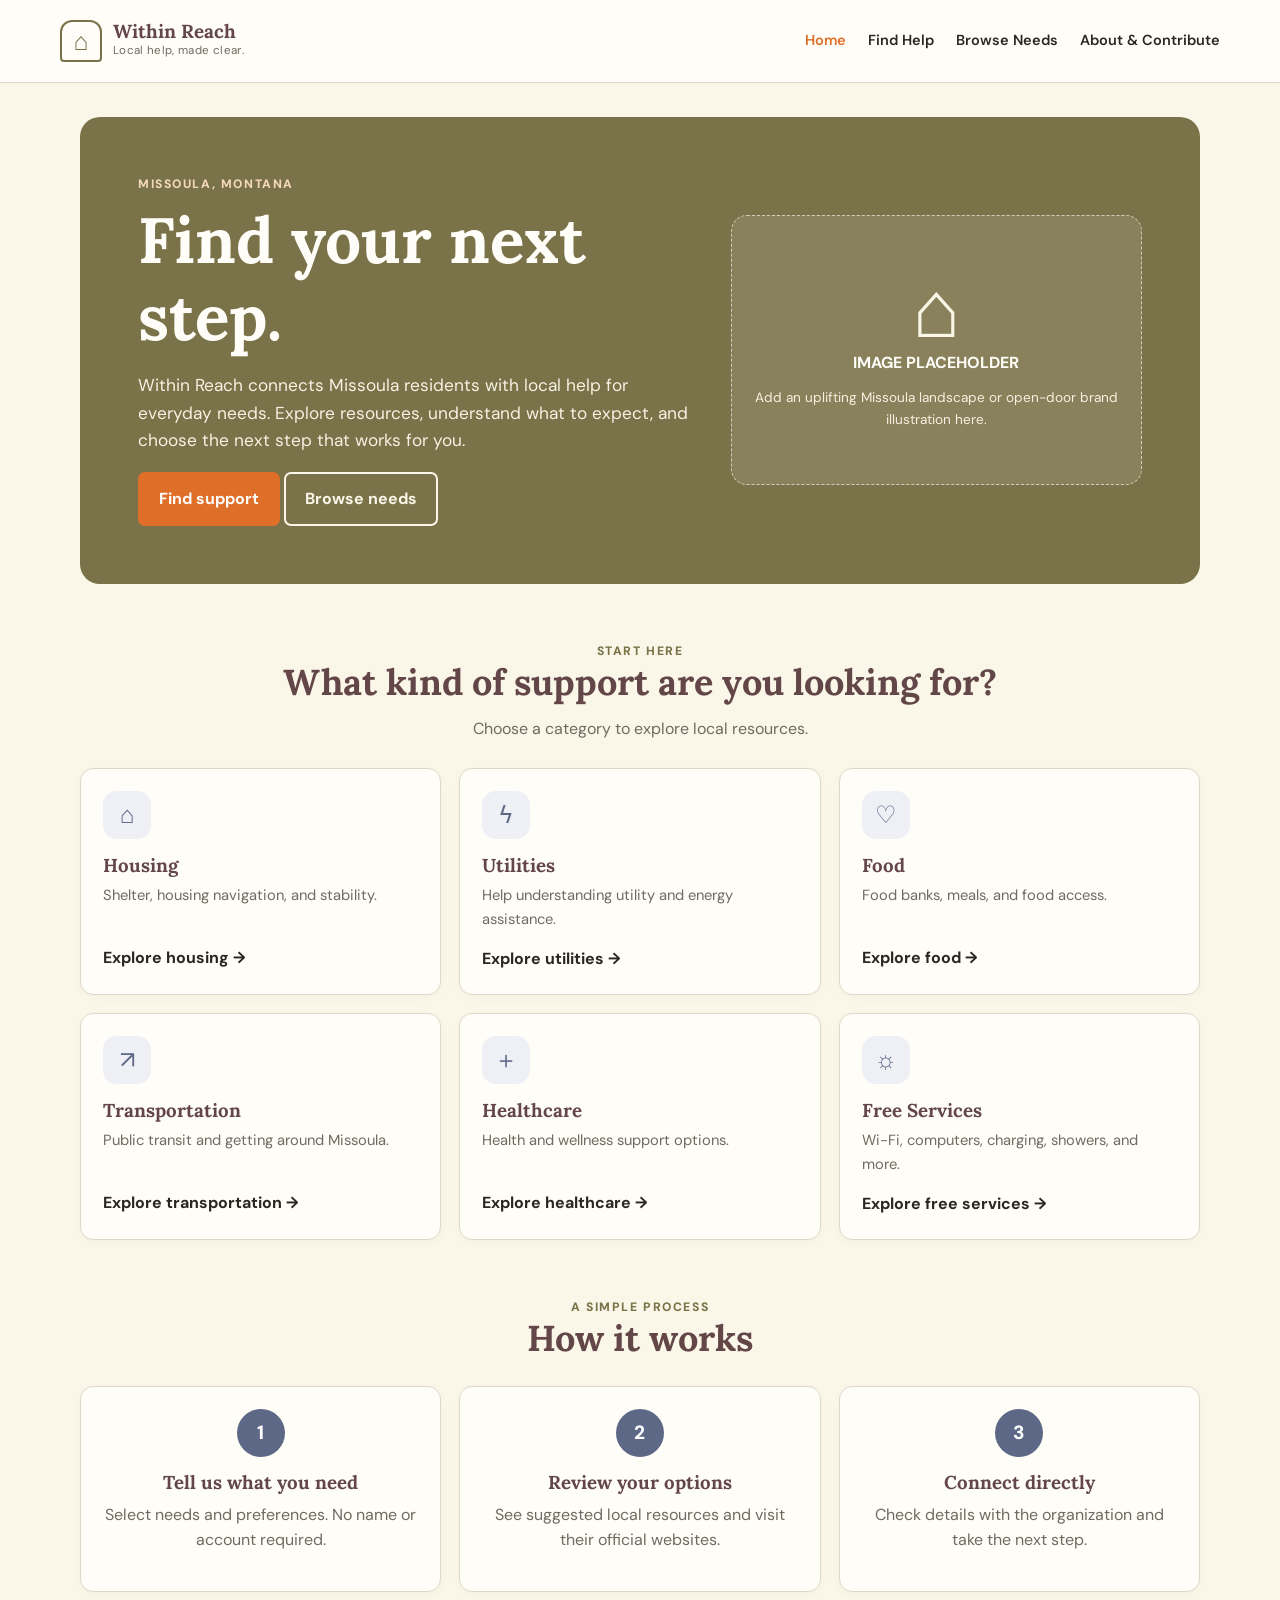
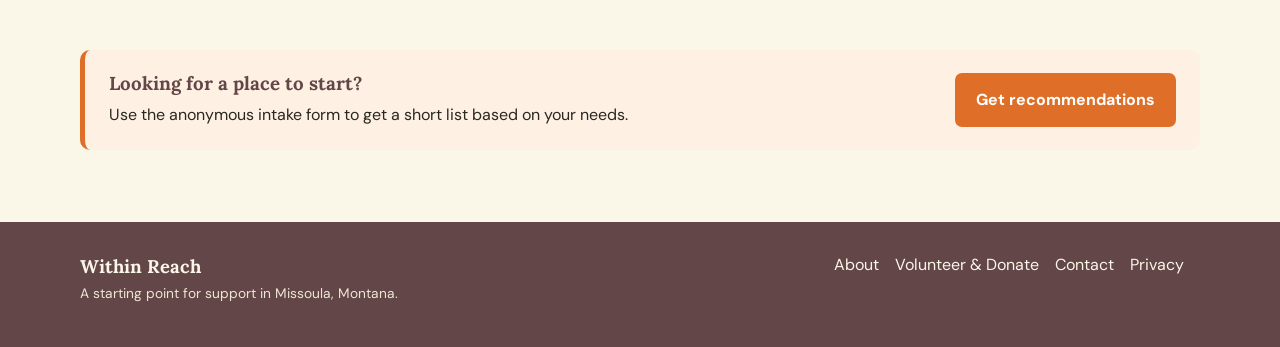
<file: index.html>
<!doctype html>
<html lang="en">
<head>
  <meta charset="utf-8">
  <meta name="viewport" content="width=device-width, initial-scale=1">
  <meta name="description" content="Within Reach helps Missoula residents find local community assistance.">
  <title>Home | Within Reach</title>
  <link rel="preconnect" href="https://fonts.googleapis.com">
  <link rel="preconnect" href="https://fonts.gstatic.com" crossorigin>
  <link href="https://fonts.googleapis.com/css2?family=DM+Sans:wght@400;500;600;700&family=Lora:wght@600;700&display=swap" rel="stylesheet">
  <link rel="stylesheet" href="styles.css">
  <script src="script.js" defer></script>
</head>
<body>
<a class="skip-link" href="#main">Skip to content</a>
<header class="site-header"><div class="header-inner">
  <a class="brand" href="index.html" aria-label="Within Reach home">
    <span class="brand-mark" aria-hidden="true">⌂</span>
    <span><span class="brand-name">Within Reach</span><span class="brand-tagline">Local help, made clear.</span></span>
  </a>
  <button class="menu-toggle" type="button" aria-expanded="false" aria-controls="main-nav">Menu</button>
  <nav class="main-nav" id="main-nav" aria-label="Main navigation"><a href="index.html" aria-current="page">Home</a><a href="find-help.html" >Find Help</a><a href="categories.html" >Browse Needs</a><a href="about.html" >About & Contribute</a></nav>
</div></header>
<main id="main"><div class="container">
<section class="hero">
  <div><div class="eyebrow">Missoula, Montana</div><h1>Find your next step.</h1>
    <p>Within Reach connects Missoula residents with local help for everyday needs. Explore resources, understand what to expect, and choose the next step that works for you.</p>
    <a class="btn" href="find-help.html">Find support</a>
    <a class="btn btn-outline" style="border-color:#faf6e8;color:#faf6e8" href="categories.html">Browse needs</a>
  </div>
  <div class="hero-art"><div><div class="door-icon">⌂</div><strong>IMAGE PLACEHOLDER</strong><span>Add an uplifting Missoula landscape or open-door brand illustration here.</span></div></div>
</section>
<section class="section">
  <div class="section-head"><div class="eyebrow">Start here</div><h2>What kind of support are you looking for?</h2><p class="muted">Choose a category to explore local resources.</p></div>
  <div class="grid grid-3">
    <a class="card category-card" href="find-help.html#intake"><div class="category-icon">⌂</div><h3>Housing</h3><p>Shelter, housing navigation, and stability.</p><span class="text-link">Explore housing →</span></a>
    <a class="card category-card" href="find-help.html#intake"><div class="category-icon">ϟ</div><h3>Utilities</h3><p>Help understanding utility and energy assistance.</p><span class="text-link">Explore utilities →</span></a>
    <a class="card category-card" href="find-help.html#intake"><div class="category-icon">♡</div><h3>Food</h3><p>Food banks, meals, and food access.</p><span class="text-link">Explore food →</span></a>
    <a class="card category-card" href="find-help.html#intake"><div class="category-icon">↗</div><h3>Transportation</h3><p>Public transit and getting around Missoula.</p><span class="text-link">Explore transportation →</span></a>
    <a class="card category-card" href="find-help.html#intake"><div class="category-icon">＋</div><h3>Healthcare</h3><p>Health and wellness support options.</p><span class="text-link">Explore healthcare →</span></a>
    <a class="card category-card" href="find-help.html#intake"><div class="category-icon">☼</div><h3>Free Services</h3><p>Wi-Fi, computers, charging, showers, and more.</p><span class="text-link">Explore free services →</span></a>
  </div>
</section>
<section class="section">
  <div class="section-head"><div class="eyebrow">A simple process</div><h2>How it works</h2></div>
  <div class="steps">
    <div class="card step"><div class="step-number">1</div><h3>Tell us what you need</h3><p class="muted">Select needs and preferences. No name or account required.</p></div>
    <div class="card step"><div class="step-number">2</div><h3>Review your options</h3><p class="muted">See suggested local resources and visit their official websites.</p></div>
    <div class="card step"><div class="step-number">3</div><h3>Connect directly</h3><p class="muted">Check details with the organization and take the next step.</p></div>
  </div>
</section>
<section class="section notice"><div><h3>Looking for a place to start?</h3><p style="margin:0">Use the anonymous intake form to get a short list based on your needs.</p></div><a class="btn" href="find-help.html#intake">Get recommendations</a></section>
</div></main>
<footer class="site-footer"><div class="container footer-inner">
  <div><div class="footer-title">Within Reach</div><p class="small" style="color:#eee6d4">A starting point for support in Missoula, Montana.</p></div>
  <div><a href="about.html">About</a><a href="about.html#contribute">Volunteer & Donate</a><a href="about.html#contact">Contact</a><a href="about.html#privacy">Privacy</a></div>
</div></footer>
</body></html>
</file>
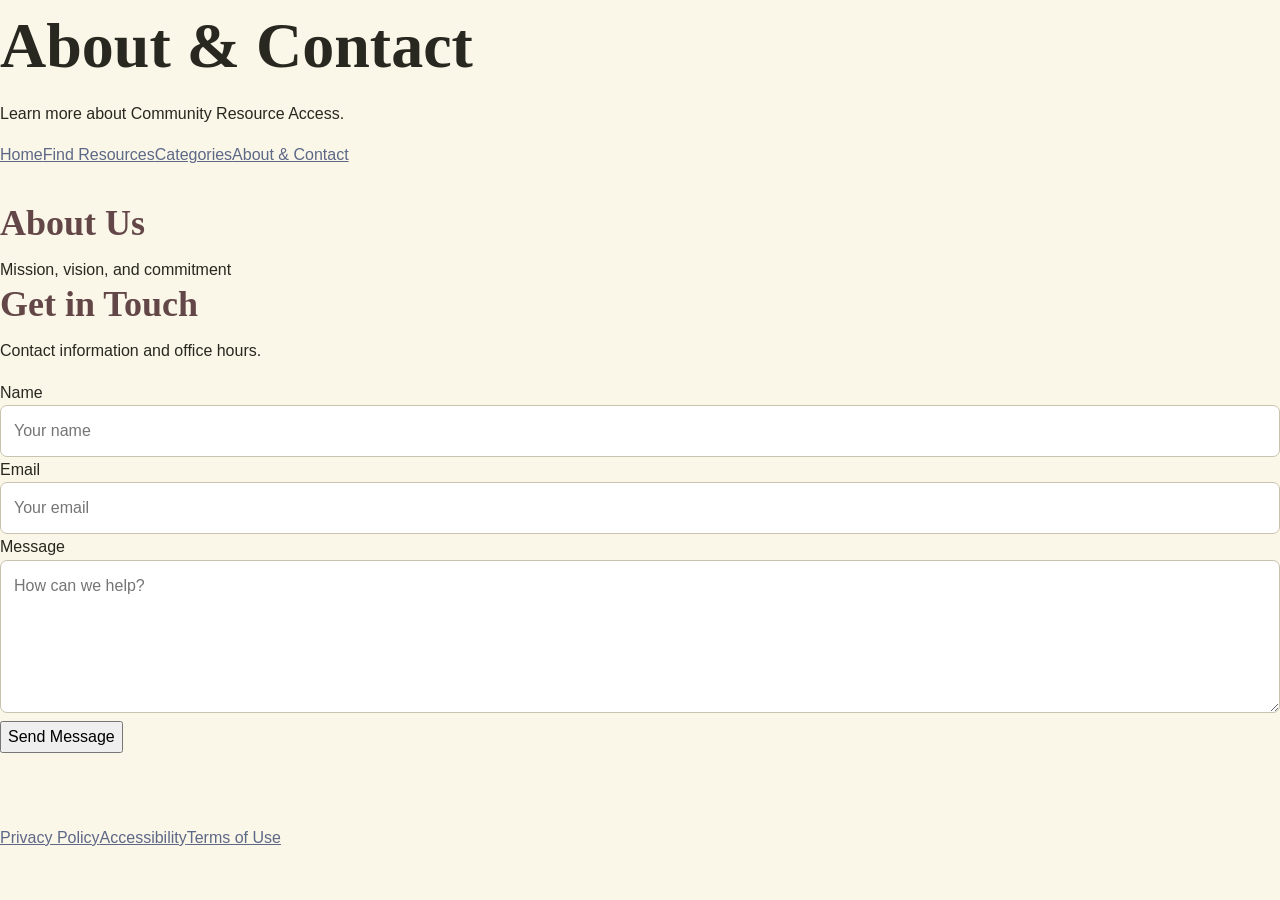
<file: about-contact.html>
<!doctype html>
<html lang="en"><head><meta charset="utf-8"><meta name="viewport" content="width=device-width, initial-scale=1"><title>About & Contact</title><link rel="stylesheet" href="styles.css"></head>
<body><header><h1>About & Contact</h1><p>Learn more about Community Resource Access.</p></header>
<nav><a href="index.html">Home</a><a href="search.html">Find Resources</a><a href="categories.html">Categories</a><a href="about-contact.html">About & Contact</a></nav>
<main><h2>About Us</h2><div class="placeholder">Mission, vision, and commitment</div><h2>Get in Touch</h2><p>Contact information and office hours.</p><form><label>Name</label><input type="text" placeholder="Your name"><label>Email</label><input type="email" placeholder="Your email"><label>Message</label><textarea rows="5" placeholder="How can we help?"></textarea><button class="button" type="button">Send Message</button></form></main>
<footer><a href="#">Privacy Policy</a><a href="#">Accessibility</a><a href="#">Terms of Use</a></footer></body></html>
</file>
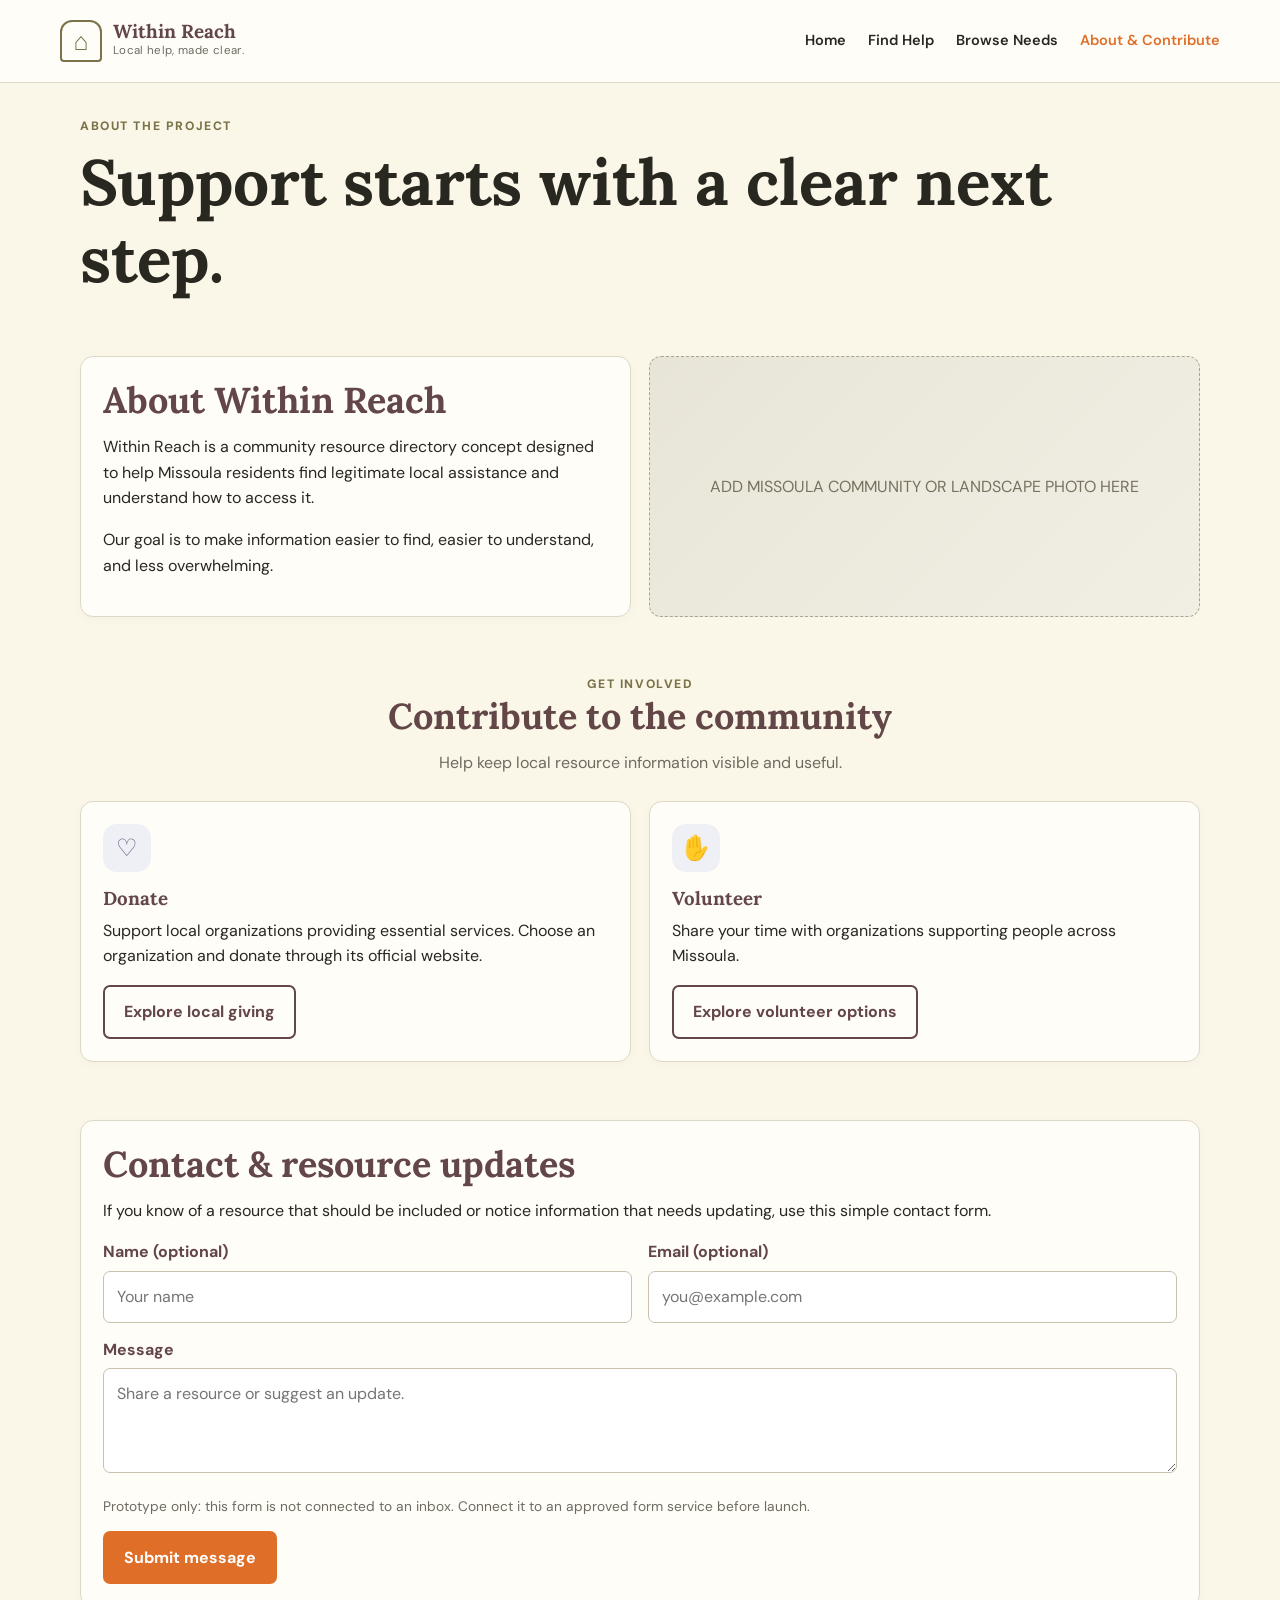
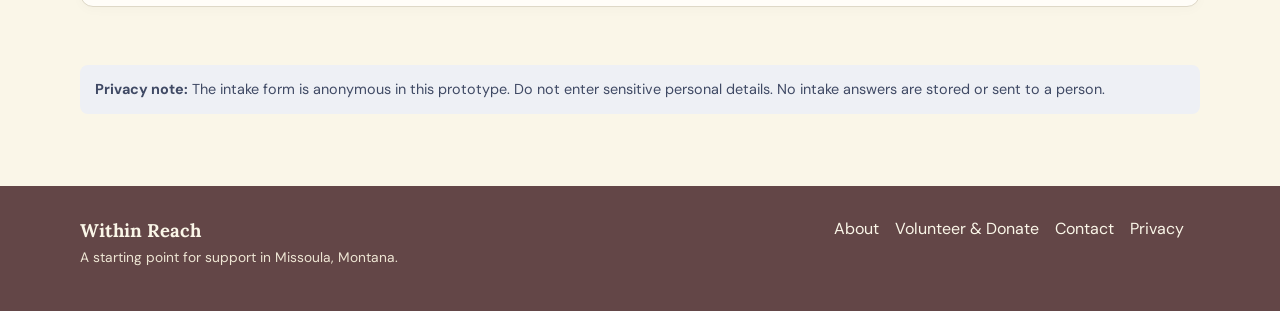
<file: about.html>
<!doctype html>
<html lang="en">
<head>
  <meta charset="utf-8">
  <meta name="viewport" content="width=device-width, initial-scale=1">
  <meta name="description" content="Within Reach helps Missoula residents find local community assistance.">
  <title>About & Contribute | Within Reach</title>
  <link rel="preconnect" href="https://fonts.googleapis.com">
  <link rel="preconnect" href="https://fonts.gstatic.com" crossorigin>
  <link href="https://fonts.googleapis.com/css2?family=DM+Sans:wght@400;500;600;700&family=Lora:wght@600;700&display=swap" rel="stylesheet">
  <link rel="stylesheet" href="styles.css">
  <script src="script.js" defer></script>
</head>
<body>
<a class="skip-link" href="#main">Skip to content</a>
<header class="site-header"><div class="header-inner">
  <a class="brand" href="index.html" aria-label="Within Reach home">
    <span class="brand-mark" aria-hidden="true">⌂</span>
    <span><span class="brand-name">Within Reach</span><span class="brand-tagline">Local help, made clear.</span></span>
  </a>
  <button class="menu-toggle" type="button" aria-expanded="false" aria-controls="main-nav">Menu</button>
  <nav class="main-nav" id="main-nav" aria-label="Main navigation"><a href="index.html" >Home</a><a href="find-help.html" >Find Help</a><a href="categories.html" >Browse Needs</a><a href="about.html" aria-current="page">About & Contribute</a></nav>
</div></header>
<main id="main"><div class="container">
<div class="eyebrow">About the project</div><h1>Support starts with a clear next step.</h1>
<div class="grid grid-2 section">
  <section class="card"><h2>About Within Reach</h2><p>Within Reach is a community resource directory concept designed to help Missoula residents find legitimate local assistance and understand how to access it.</p><p>Our goal is to make information easier to find, easier to understand, and less overwhelming.</p></section>
  <div class="placeholder-image">ADD MISSOULA COMMUNITY OR LANDSCAPE PHOTO HERE</div>
</div>
<section class="section" id="contribute">
  <div class="section-head"><div class="eyebrow">Get involved</div><h2>Contribute to the community</h2><p class="muted">Help keep local resource information visible and useful.</p></div>
  <div class="grid grid-2">
    <div class="card"><div class="category-icon">♡</div><h3>Donate</h3><p>Support local organizations providing essential services. Choose an organization and donate through its official website.</p><a class="btn btn-outline" href="https://missoulafoodbank.org/" target="_blank" rel="noopener">Explore local giving</a></div>
    <div class="card"><div class="category-icon">✋</div><h3>Volunteer</h3><p>Share your time with organizations supporting people across Missoula.</p><a class="btn btn-outline" href="https://www.thepoverellocenter.org/" target="_blank" rel="noopener">Explore volunteer options</a></div>
  </div>
</section>
<section class="section card" id="contact">
  <h2>Contact & resource updates</h2><p>If you know of a resource that should be included or notice information that needs updating, use this simple contact form.</p>
  <form>
    <div class="form-grid"><div class="field"><label for="contact-name">Name (optional)</label><input id="contact-name" type="text" placeholder="Your name"></div><div class="field"><label for="contact-email">Email (optional)</label><input id="contact-email" type="email" placeholder="you@example.com"></div></div>
    <div class="field"><label for="contact-message">Message</label><textarea id="contact-message" placeholder="Share a resource or suggest an update."></textarea></div>
    <p class="small">Prototype only: this form is not connected to an inbox. Connect it to an approved form service before launch.</p>
    <button class="btn" type="button" onclick="alert('Thanks! This is a class prototype, so the message has not been sent.')">Submit message</button>
  </form>
</section>
<section class="section form-note" id="privacy"><strong>Privacy note:</strong> The intake form is anonymous in this prototype. Do not enter sensitive personal details. No intake answers are stored or sent to a person.</section>
</div></main>
<footer class="site-footer"><div class="container footer-inner">
  <div><div class="footer-title">Within Reach</div><p class="small" style="color:#eee6d4">A starting point for support in Missoula, Montana.</p></div>
  <div><a href="about.html">About</a><a href="about.html#contribute">Volunteer & Donate</a><a href="about.html#contact">Contact</a><a href="about.html#privacy">Privacy</a></div>
</div></footer>
</body></html>
</file>
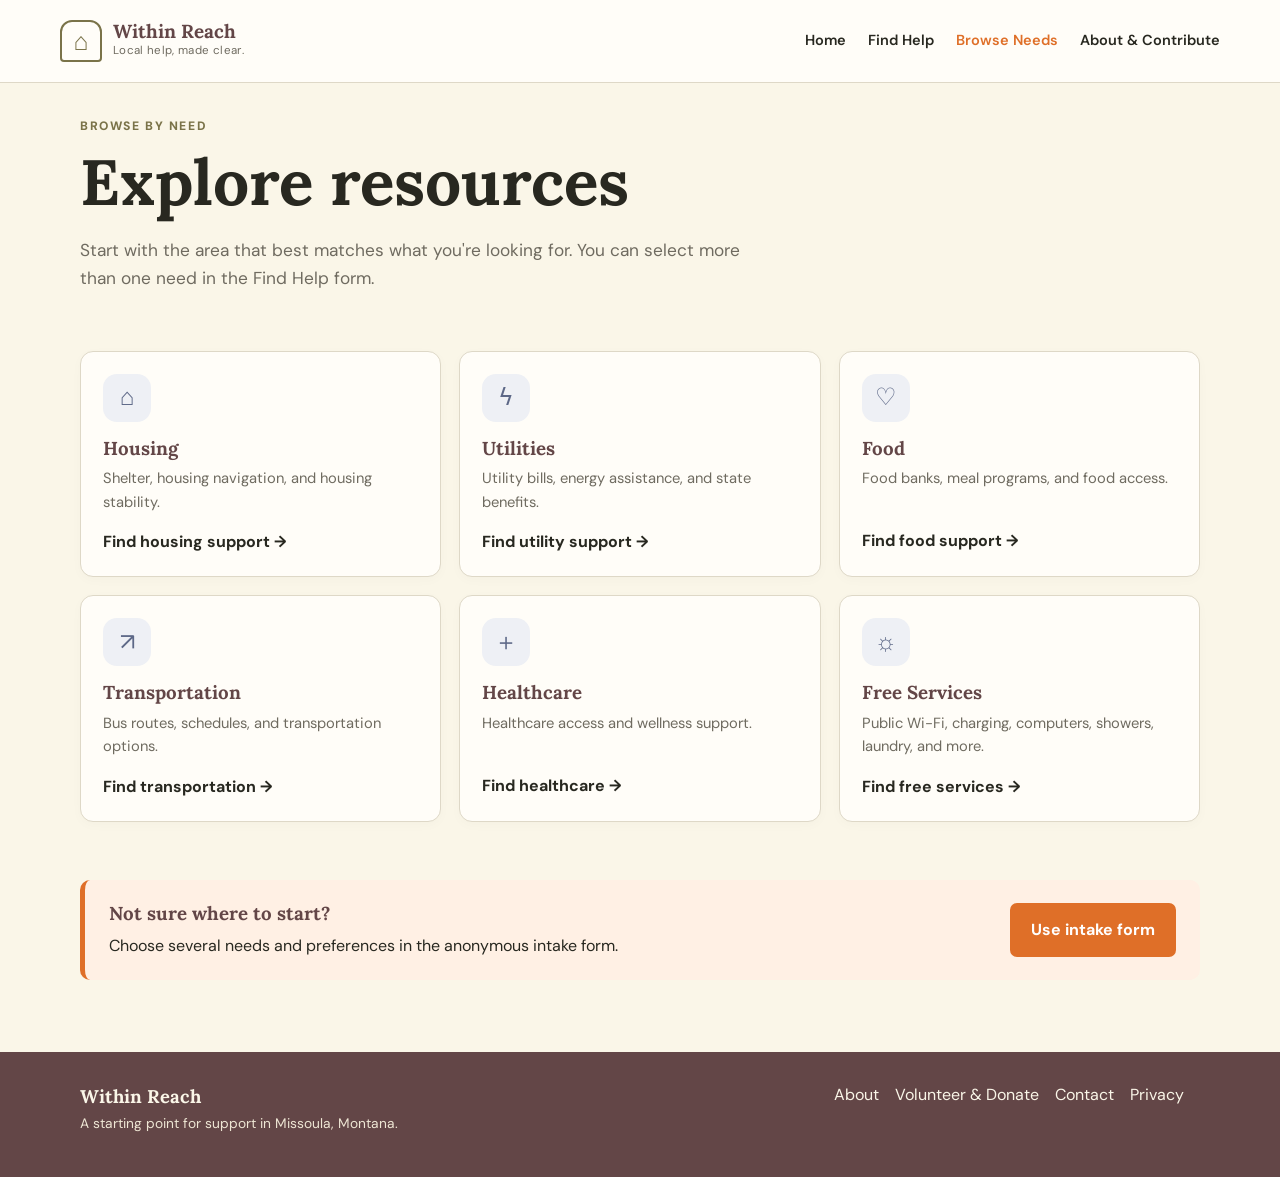
<file: categories.html>
<!doctype html>
<html lang="en">
<head>
  <meta charset="utf-8">
  <meta name="viewport" content="width=device-width, initial-scale=1">
  <meta name="description" content="Within Reach helps Missoula residents find local community assistance.">
  <title>Browse Needs | Within Reach</title>
  <link rel="preconnect" href="https://fonts.googleapis.com">
  <link rel="preconnect" href="https://fonts.gstatic.com" crossorigin>
  <link href="https://fonts.googleapis.com/css2?family=DM+Sans:wght@400;500;600;700&family=Lora:wght@600;700&display=swap" rel="stylesheet">
  <link rel="stylesheet" href="styles.css">
  <script src="script.js" defer></script>
</head>
<body>
<a class="skip-link" href="#main">Skip to content</a>
<header class="site-header"><div class="header-inner">
  <a class="brand" href="index.html" aria-label="Within Reach home">
    <span class="brand-mark" aria-hidden="true">⌂</span>
    <span><span class="brand-name">Within Reach</span><span class="brand-tagline">Local help, made clear.</span></span>
  </a>
  <button class="menu-toggle" type="button" aria-expanded="false" aria-controls="main-nav">Menu</button>
  <nav class="main-nav" id="main-nav" aria-label="Main navigation"><a href="index.html" >Home</a><a href="find-help.html" >Find Help</a><a href="categories.html" aria-current="page">Browse Needs</a><a href="about.html" >About & Contribute</a></nav>
</div></header>
<main id="main"><div class="container">
<div class="eyebrow">Browse by need</div><h1>Explore resources</h1><p class="lead">Start with the area that best matches what you're looking for. You can select more than one need in the Find Help form.</p>
<div class="grid grid-3 section">
  <a class="card category-card" href="find-help.html#intake"><div class="category-icon">⌂</div><h3>Housing</h3><p>Shelter, housing navigation, and housing stability.</p><span class="text-link">Find housing support →</span></a>
  <a class="card category-card" href="find-help.html#intake"><div class="category-icon">ϟ</div><h3>Utilities</h3><p>Utility bills, energy assistance, and state benefits.</p><span class="text-link">Find utility support →</span></a>
  <a class="card category-card" href="find-help.html#intake"><div class="category-icon">♡</div><h3>Food</h3><p>Food banks, meal programs, and food access.</p><span class="text-link">Find food support →</span></a>
  <a class="card category-card" href="find-help.html#intake"><div class="category-icon">↗</div><h3>Transportation</h3><p>Bus routes, schedules, and transportation options.</p><span class="text-link">Find transportation →</span></a>
  <a class="card category-card" href="find-help.html#intake"><div class="category-icon">＋</div><h3>Healthcare</h3><p>Healthcare access and wellness support.</p><span class="text-link">Find healthcare →</span></a>
  <a class="card category-card" href="find-help.html#intake"><div class="category-icon">☼</div><h3>Free Services</h3><p>Public Wi-Fi, charging, computers, showers, laundry, and more.</p><span class="text-link">Find free services →</span></a>
</div>
<div class="section notice"><div><h3>Not sure where to start?</h3><p style="margin:0">Choose several needs and preferences in the anonymous intake form.</p></div><a class="btn" href="find-help.html#intake">Use intake form</a></div>
</div></main>
<footer class="site-footer"><div class="container footer-inner">
  <div><div class="footer-title">Within Reach</div><p class="small" style="color:#eee6d4">A starting point for support in Missoula, Montana.</p></div>
  <div><a href="about.html">About</a><a href="about.html#contribute">Volunteer & Donate</a><a href="about.html#contact">Contact</a><a href="about.html#privacy">Privacy</a></div>
</div></footer>
</body></html>
</file>
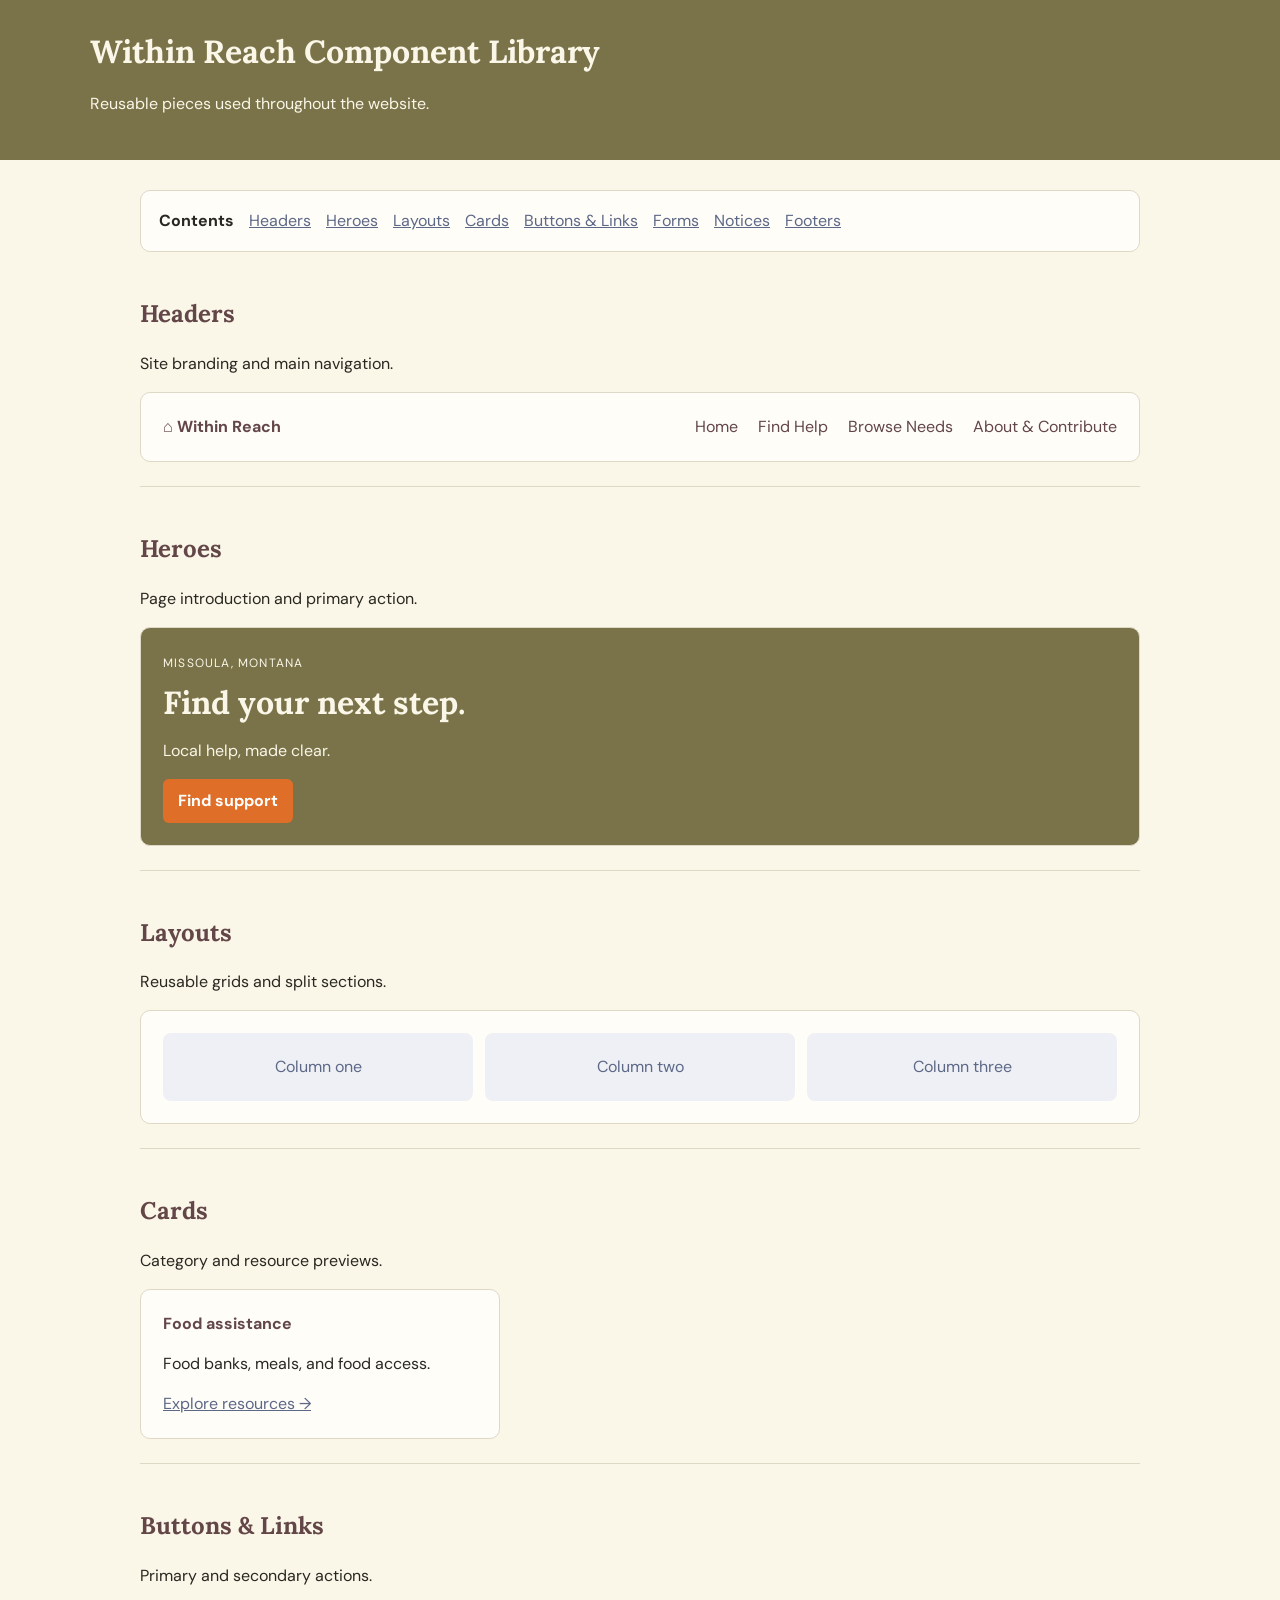
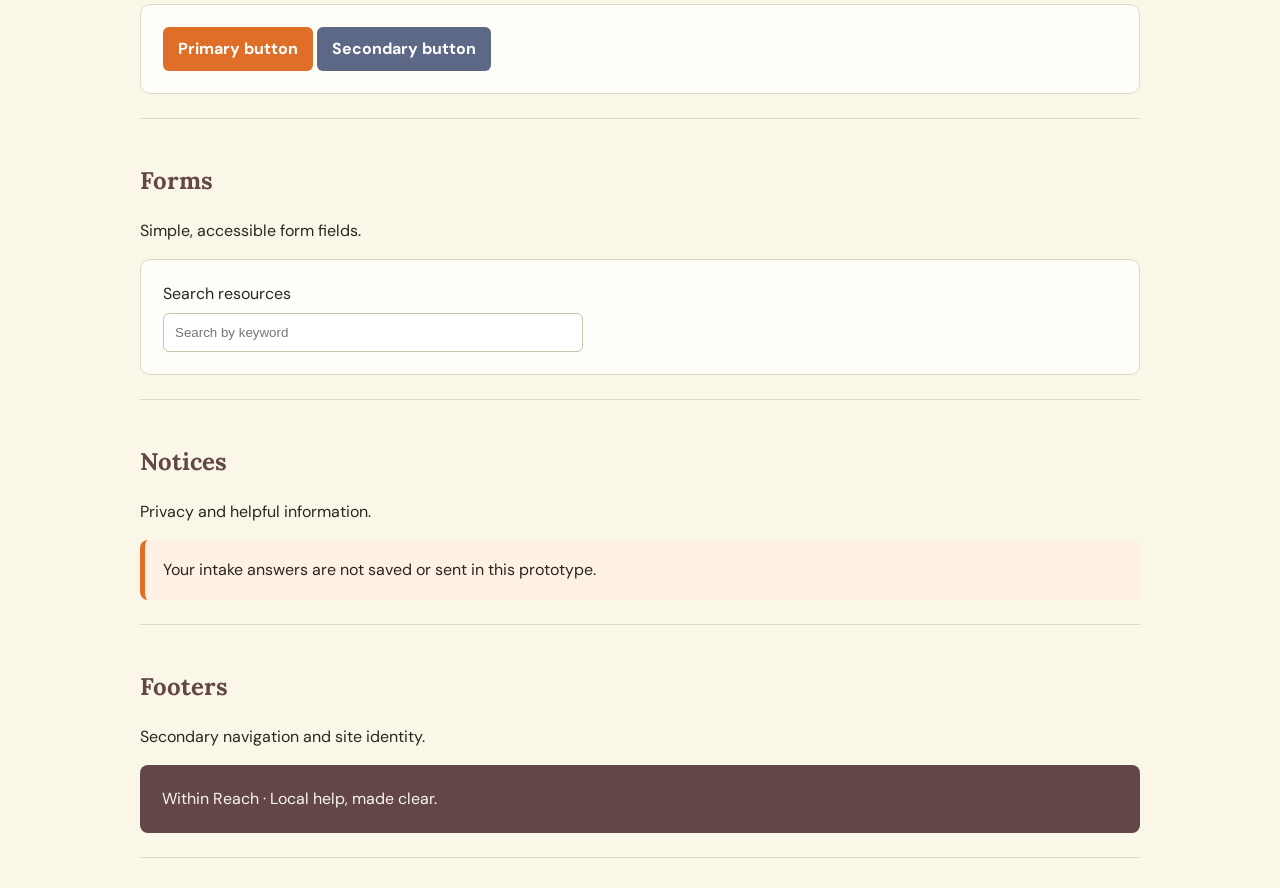
<file: components.html>
<!doctype html>
<html lang="en">
<head>
  <meta charset="utf-8">
  <meta name="viewport" content="width=device-width, initial-scale=1">
  <title>Within Reach | Component Library</title>
  <link rel="preconnect" href="https://fonts.googleapis.com">
  <link href="https://fonts.googleapis.com/css2?family=DM+Sans:wght@400;600;700&family=Lora:wght@600;700&display=swap" rel="stylesheet">
  <link rel="stylesheet" href="components.css">
</head>
<body>
<header class="library-header"><h1>Within Reach Component Library</h1><p>Reusable pieces used throughout the website.</p></header>
<main class="library-main">
  <!-- CONTENTS --------------------------------------- -->
  <nav class="contents"><strong>Contents</strong><a href="#headers">Headers</a><a href="#heroes">Heroes</a><a href="#layouts">Layouts</a><a href="#cards">Cards</a><a href="#buttons">Buttons & Links</a><a href="#forms">Forms</a><a href="#notices">Notices</a><a href="#footers">Footers</a></nav>

  <!-- HEADERS ---------------------------------------- -->
  <section id="headers"><h2>Headers</h2><p>Site branding and main navigation.</p><div class="demo header-demo"><strong>⌂ Within Reach</strong><span>Home　 Find Help　 Browse Needs　 About & Contribute</span></div></section>

  <!-- HEROS ------------------------------------------ -->
  <section id="heroes"><h2>Heroes</h2><p>Page introduction and primary action.</p><div class="demo hero-demo"><span class="eyebrow">MISSOULA, MONTANA</span><h3>Find your next step.</h3><p>Local help, made clear.</p><a class="btn-demo" href="#">Find support</a></div></section>

  <!-- LAYOUTS ---------------------------------------- -->
  <section id="layouts"><h2>Layouts</h2><p>Reusable grids and split sections.</p><div class="demo demo-grid"><div>Column one</div><div>Column two</div><div>Column three</div></div></section>

  <!-- CARDS ------------------------------------------ -->
  <section id="cards"><h2>Cards</h2><p>Category and resource previews.</p><div class="demo card-demo"><strong>Food assistance</strong><p>Food banks, meals, and food access.</p><a href="#">Explore resources →</a></div></section>

  <!-- BUTTONS & LINKS -------------------------------- -->
  <section id="buttons"><h2>Buttons & Links</h2><p>Primary and secondary actions.</p><div class="demo"><a class="btn-demo" href="#">Primary button</a> <a class="btn-demo secondary" href="#">Secondary button</a></div></section>

  <!-- FORMS ------------------------------------------ -->
  <section id="forms"><h2>Forms</h2><p>Simple, accessible form fields.</p><div class="demo"><label>Search resources<input placeholder="Search by keyword"></label></div></section>

  <!-- NOTICES ---------------------------------------- -->
  <section id="notices"><h2>Notices</h2><p>Privacy and helpful information.</p><div class="notice-demo">Your intake answers are not saved or sent in this prototype.</div></section>

  <!-- FOOTERS ---------------------------------------- -->
  <section id="footers"><h2>Footers</h2><p>Secondary navigation and site identity.</p><div class="footer-demo">Within Reach · Local help, made clear.</div></section>
</main>
</body></html>
</file>
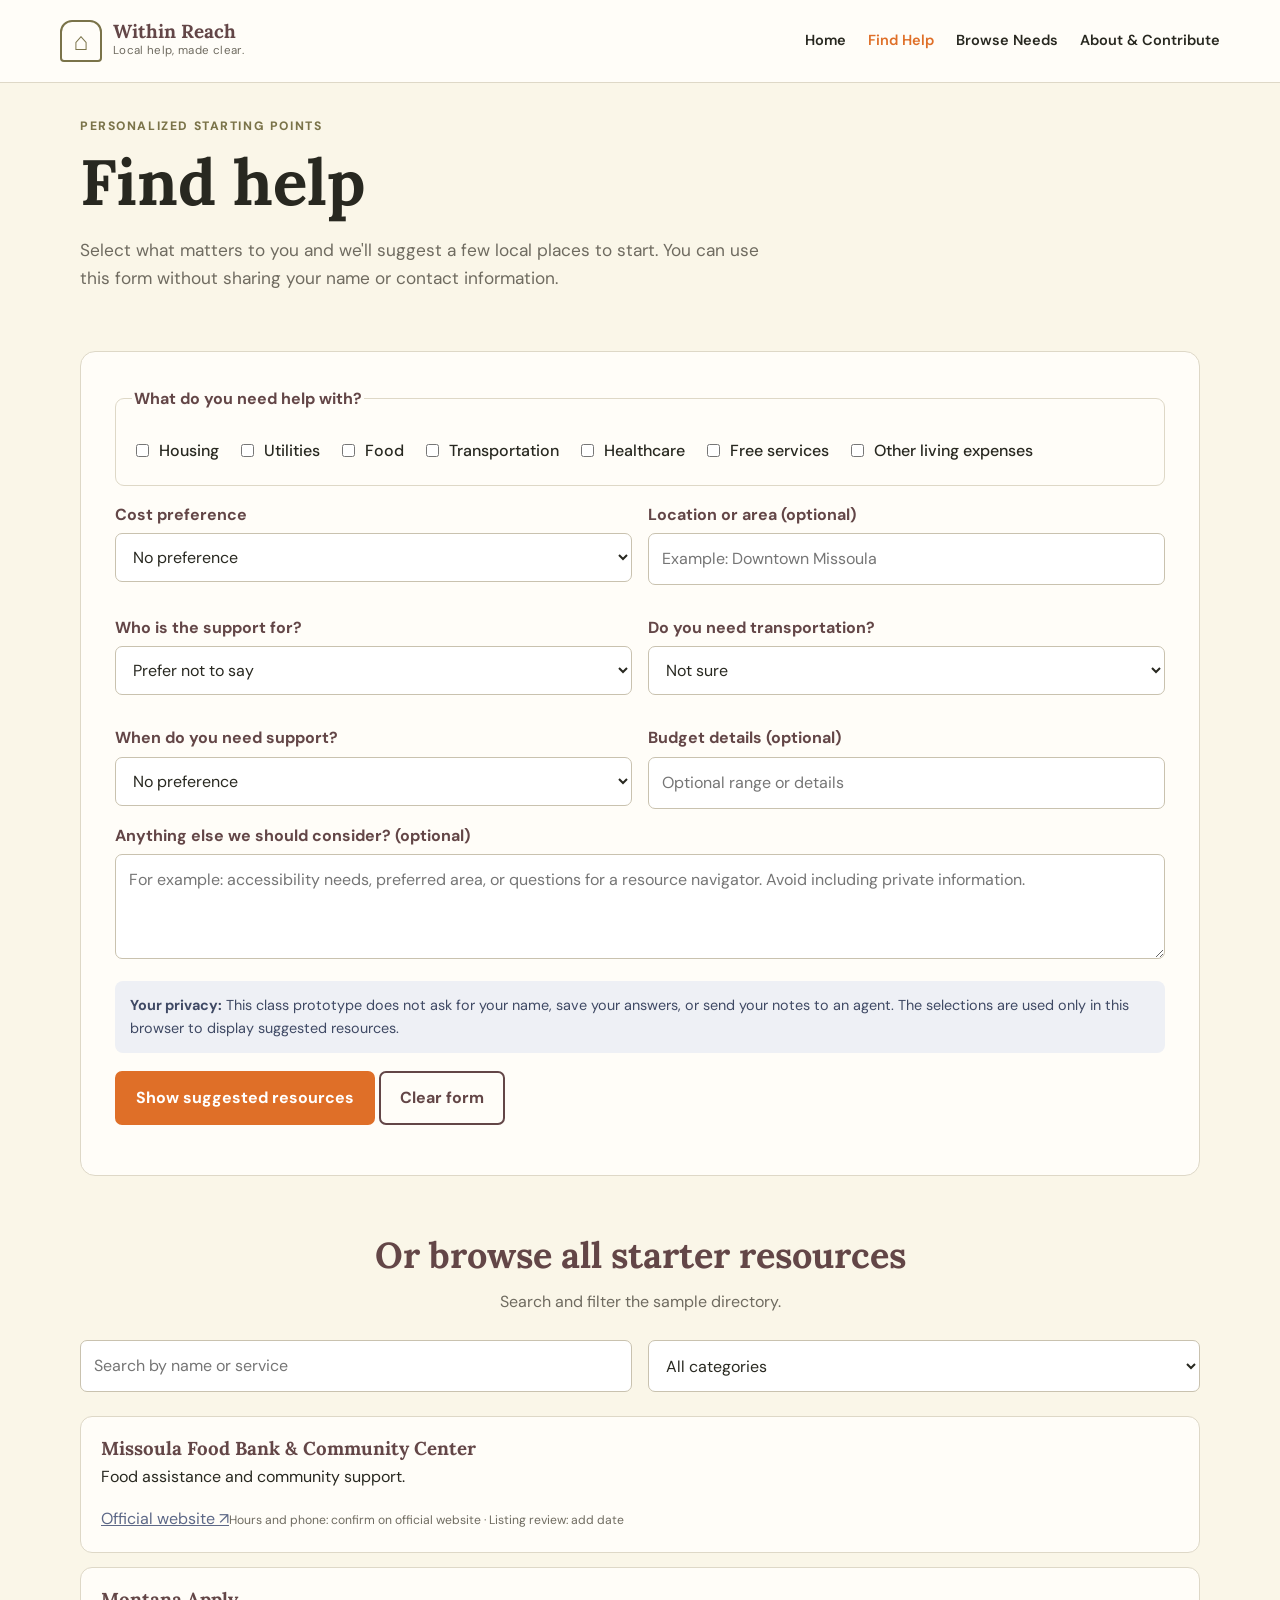
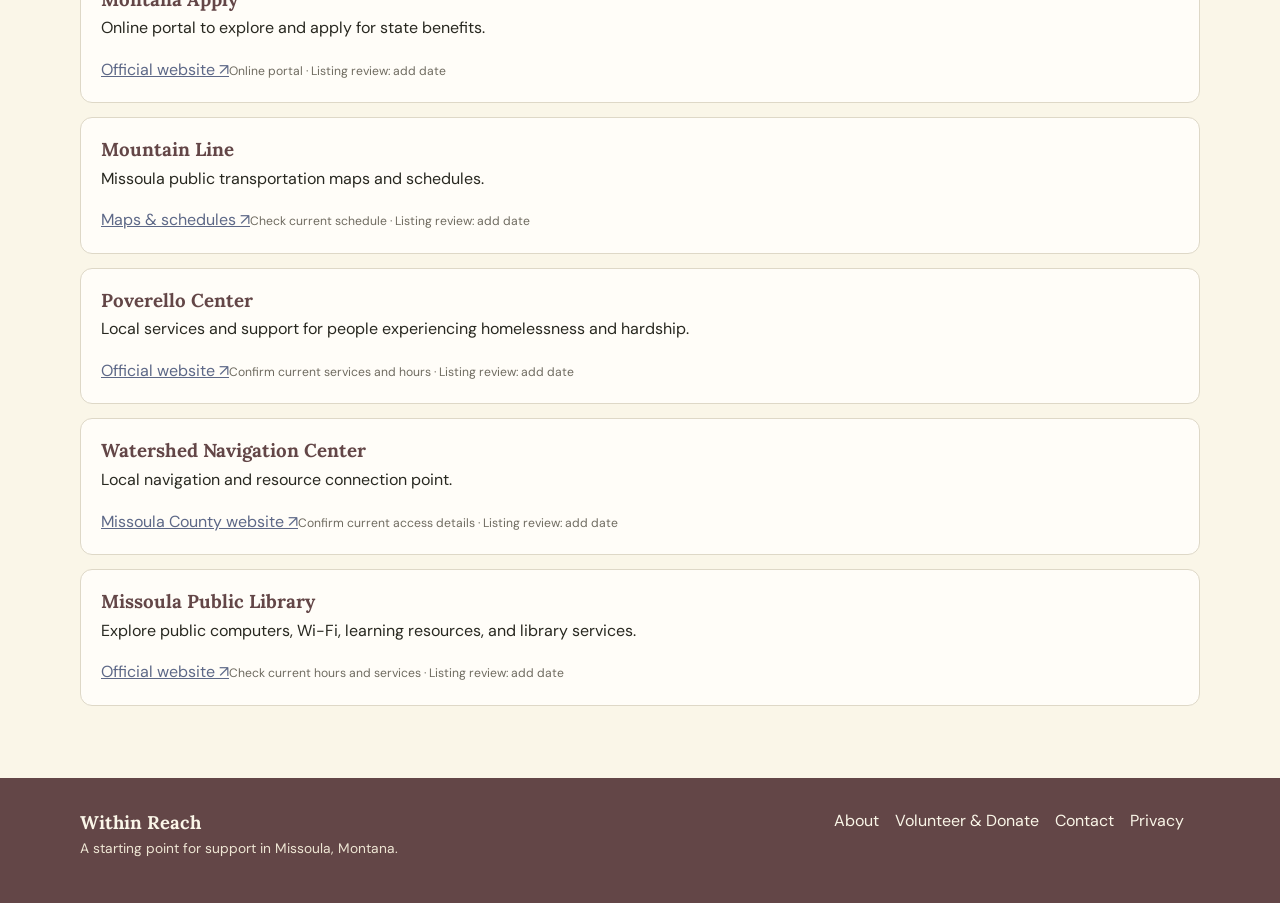
<file: find-help.html>
<!doctype html>
<html lang="en">
<head>
  <meta charset="utf-8">
  <meta name="viewport" content="width=device-width, initial-scale=1">
  <meta name="description" content="Within Reach helps Missoula residents find local community assistance.">
  <title>Find Help | Within Reach</title>
  <link rel="preconnect" href="https://fonts.googleapis.com">
  <link rel="preconnect" href="https://fonts.gstatic.com" crossorigin>
  <link href="https://fonts.googleapis.com/css2?family=DM+Sans:wght@400;500;600;700&family=Lora:wght@600;700&display=swap" rel="stylesheet">
  <link rel="stylesheet" href="styles.css">
  <script src="script.js" defer></script>
</head>
<body>
<a class="skip-link" href="#main">Skip to content</a>
<header class="site-header"><div class="header-inner">
  <a class="brand" href="index.html" aria-label="Within Reach home">
    <span class="brand-mark" aria-hidden="true">⌂</span>
    <span><span class="brand-name">Within Reach</span><span class="brand-tagline">Local help, made clear.</span></span>
  </a>
  <button class="menu-toggle" type="button" aria-expanded="false" aria-controls="main-nav">Menu</button>
  <nav class="main-nav" id="main-nav" aria-label="Main navigation"><a href="index.html" >Home</a><a href="find-help.html" aria-current="page">Find Help</a><a href="categories.html" >Browse Needs</a><a href="about.html" >About & Contribute</a></nav>
</div></header>
<main id="main"><div class="container">
<div class="eyebrow">Personalized starting points</div><h1>Find help</h1>
<p class="lead">Select what matters to you and we'll suggest a few local places to start. You can use this form without sharing your name or contact information.</p>
<section class="form-panel section" id="intake">
  <form id="intake-form">
    <fieldset><legend>What do you need help with?</legend>
      <label><input type="checkbox" name="needs" value="housing"> Housing</label>
      <label><input type="checkbox" name="needs" value="utilities"> Utilities</label>
      <label><input type="checkbox" name="needs" value="food"> Food</label>
      <label><input type="checkbox" name="needs" value="transportation"> Transportation</label>
      <label><input type="checkbox" name="needs" value="healthcare"> Healthcare</label>
      <label><input type="checkbox" name="needs" value="free"> Free services</label>
      <label><input type="checkbox" name="needs" value="living"> Other living expenses</label>
    </fieldset>
    <div class="form-grid">
      <div class="field"><label for="budget">Cost preference</label><select id="budget" name="budget"><option value="">No preference</option><option>$0 / Free</option><option>$ - Low cost</option><option>$$ - Moderate cost</option><option>$$$ - Any cost</option></select></div>
      <div class="field"><label for="location">Location or area (optional)</label><input id="location" name="location" type="text" placeholder="Example: Downtown Missoula"></div>
      <div class="field"><label for="group">Who is the support for?</label><select id="group" name="group"><option value="">Prefer not to say</option><option>One person</option><option>Family or household</option><option>Group</option></select></div>
      <div class="field"><label for="transport">Do you need transportation?</label><select id="transport" name="transport"><option value="">Not sure</option><option value="yes">Yes</option><option value="no">No</option></select></div>
      <div class="field"><label for="timeframe">When do you need support?</label><select id="timeframe" name="timeframe"><option value="">No preference</option><option>As soon as possible</option><option>Within a week</option><option>Within a month</option><option>Planning ahead</option></select></div>
      <div class="field"><label for="budget2">Budget details (optional)</label><input id="budget2" name="budget2" type="text" placeholder="Optional range or details"></div>
    </div>
    <div class="field"><label for="notes">Anything else we should consider? (optional)</label><textarea id="notes" name="notes" placeholder="For example: accessibility needs, preferred area, or questions for a resource navigator. Avoid including private information."></textarea></div>
    <div class="form-note"><strong>Your privacy:</strong> This class prototype does not ask for your name, save your answers, or send your notes to an agent. The selections are used only in this browser to display suggested resources.</div>
    <p style="margin-top:18px"><button class="btn" type="submit">Show suggested resources</button> <button class="btn btn-outline" type="reset" id="reset-intake">Clear form</button></p>
  </form>
</section>
<section class="section" id="recommendations" aria-live="polite"></section>
<section class="section"><div class="section-head"><h2>Or browse all starter resources</h2><p class="muted">Search and filter the sample directory.</p></div>
  <div class="form-grid"><input id="resource-search" type="search" placeholder="Search by name or service" aria-label="Search resources"><select id="category-filter" aria-label="Filter by category"><option value="all">All categories</option><option value="food">Food</option><option value="utilities">Utilities</option><option value="transportation">Transportation</option><option value="housing">Housing</option><option value="free">Free services</option></select></div>
  <div class="results-list">
    <article class="result-card" data-resource data-category="food"><h3>Missoula Food Bank & Community Center</h3><p>Food assistance and community support.</p><a href="https://missoulafoodbank.org/" target="_blank" rel="noopener">Official website ↗</a><span class="updated">Hours and phone: confirm on official website · Listing review: add date</span></article>
    <article class="result-card" data-resource data-category="utilities"><h3>Montana Apply</h3><p>Online portal to explore and apply for state benefits.</p><a href="https://apply.mt.gov/" target="_blank" rel="noopener">Official website ↗</a><span class="updated">Online portal · Listing review: add date</span></article>
    <article class="result-card" data-resource data-category="transportation"><h3>Mountain Line</h3><p>Missoula public transportation maps and schedules.</p><a href="https://mountainline.com/your-trip/maps-schedules/" target="_blank" rel="noopener">Maps & schedules ↗</a><span class="updated">Check current schedule · Listing review: add date</span></article>
    <article class="result-card" data-resource data-category="housing free"><h3>Poverello Center</h3><p>Local services and support for people experiencing homelessness and hardship.</p><a href="https://www.thepoverellocenter.org/" target="_blank" rel="noopener">Official website ↗</a><span class="updated">Confirm current services and hours · Listing review: add date</span></article>
    <article class="result-card" data-resource data-category="housing free"><h3>Watershed Navigation Center</h3><p>Local navigation and resource connection point.</p><a href="https://www.missoulacounty.us/" target="_blank" rel="noopener">Missoula County website ↗</a><span class="updated">Confirm current access details · Listing review: add date</span></article>
    <article class="result-card" data-resource data-category="free"><h3>Missoula Public Library</h3><p>Explore public computers, Wi-Fi, learning resources, and library services.</p><a href="https://www.missoulapubliclibrary.org/" target="_blank" rel="noopener">Official website ↗</a><span class="updated">Check current hours and services · Listing review: add date</span></article>
  </div>
</section>
</div></main>
<footer class="site-footer"><div class="container footer-inner">
  <div><div class="footer-title">Within Reach</div><p class="small" style="color:#eee6d4">A starting point for support in Missoula, Montana.</p></div>
  <div><a href="about.html">About</a><a href="about.html#contribute">Volunteer & Donate</a><a href="about.html#contact">Contact</a><a href="about.html#privacy">Privacy</a></div>
</div></footer>
</body></html>
</file>
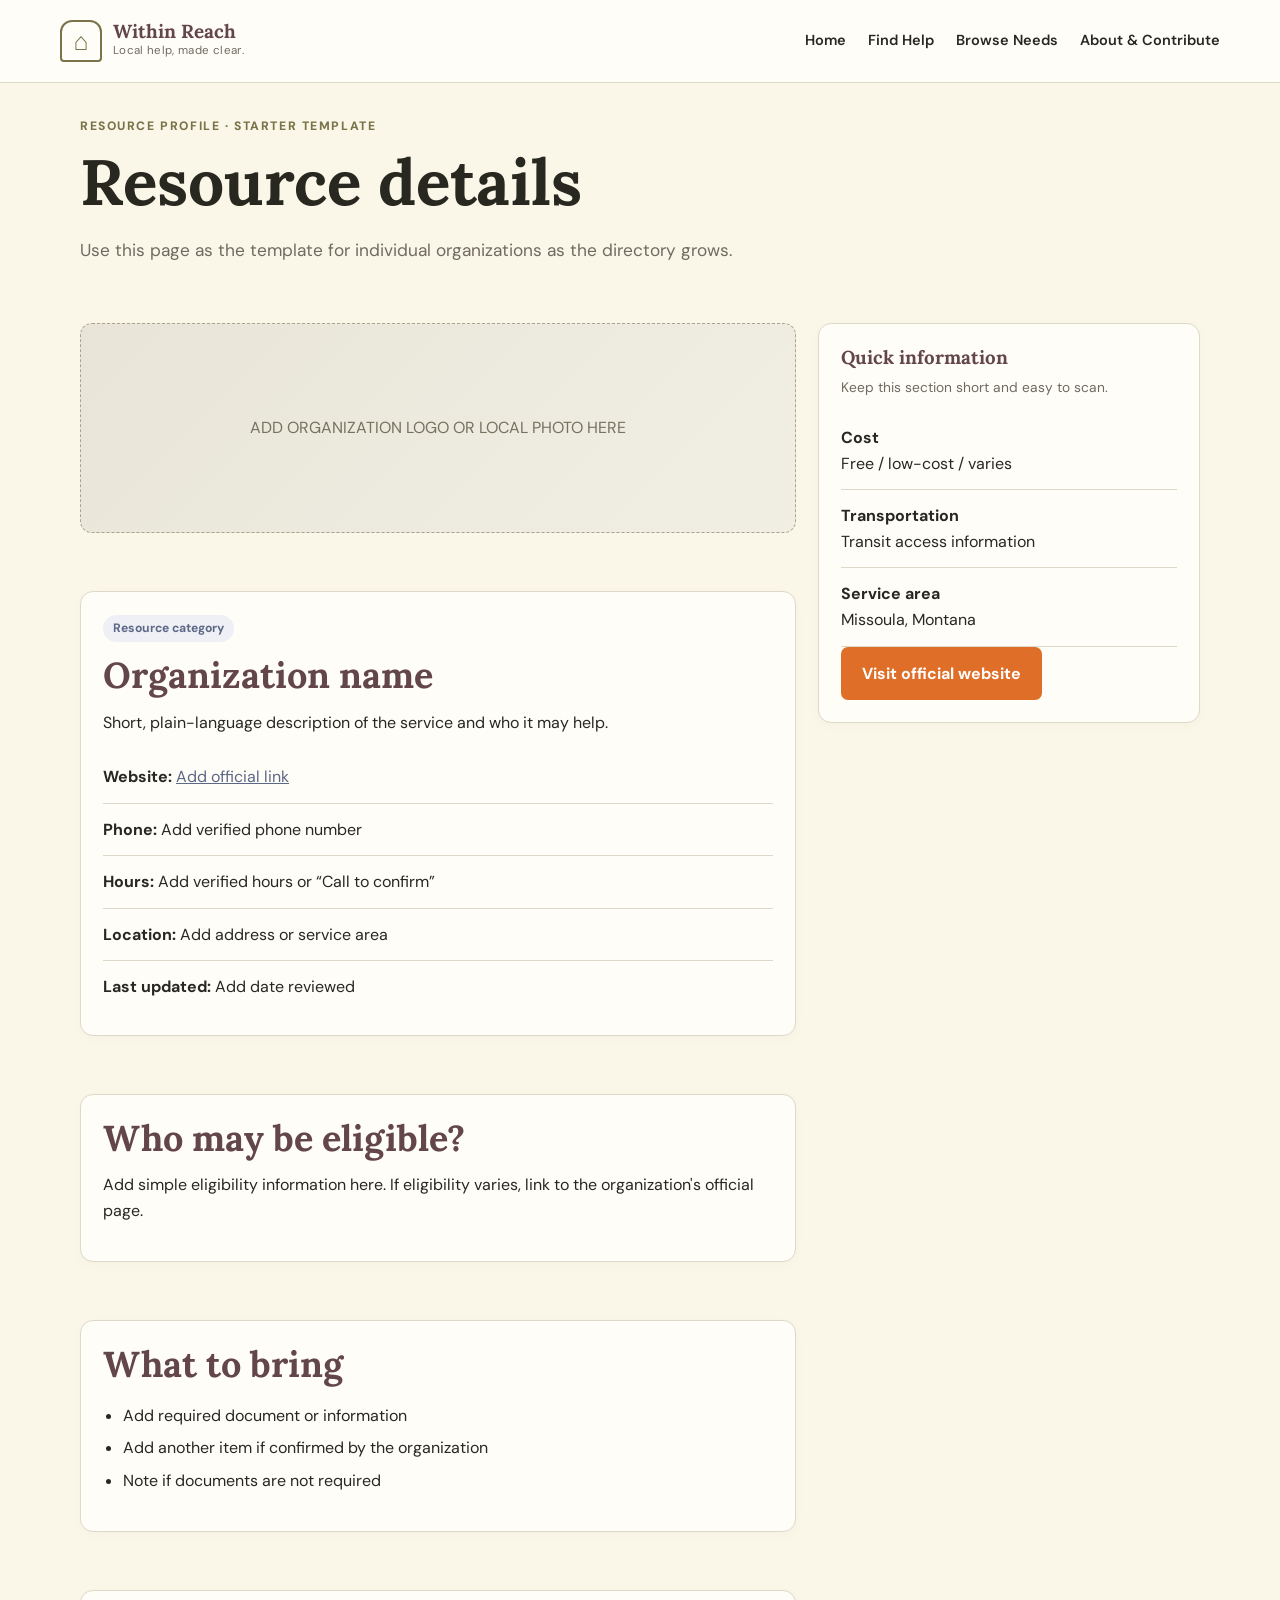
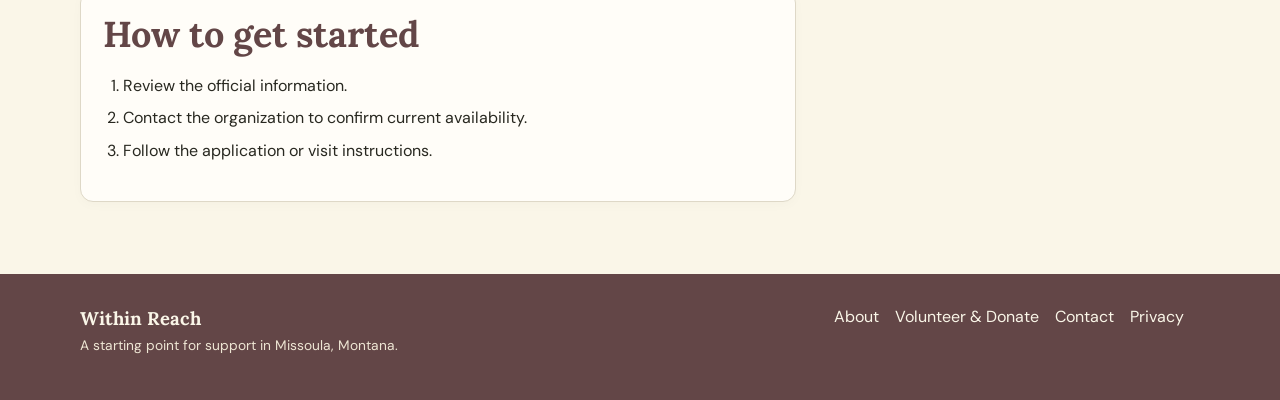
<file: resource.html>
<!doctype html>
<html lang="en">
<head>
  <meta charset="utf-8">
  <meta name="viewport" content="width=device-width, initial-scale=1">
  <meta name="description" content="Within Reach helps Missoula residents find local community assistance.">
  <title>Resource Details | Within Reach</title>
  <link rel="preconnect" href="https://fonts.googleapis.com">
  <link rel="preconnect" href="https://fonts.gstatic.com" crossorigin>
  <link href="https://fonts.googleapis.com/css2?family=DM+Sans:wght@400;500;600;700&family=Lora:wght@600;700&display=swap" rel="stylesheet">
  <link rel="stylesheet" href="styles.css">
  <script src="script.js" defer></script>
</head>
<body>
<a class="skip-link" href="#main">Skip to content</a>
<header class="site-header"><div class="header-inner">
  <a class="brand" href="index.html" aria-label="Within Reach home">
    <span class="brand-mark" aria-hidden="true">⌂</span>
    <span><span class="brand-name">Within Reach</span><span class="brand-tagline">Local help, made clear.</span></span>
  </a>
  <button class="menu-toggle" type="button" aria-expanded="false" aria-controls="main-nav">Menu</button>
  <nav class="main-nav" id="main-nav" aria-label="Main navigation"><a href="index.html" >Home</a><a href="find-help.html" >Find Help</a><a href="categories.html" >Browse Needs</a><a href="about.html" >About & Contribute</a></nav>
</div></header>
<main id="main"><div class="container">
<div class="eyebrow">Resource profile · starter template</div><h1>Resource details</h1><p class="lead">Use this page as the template for individual organizations as the directory grows.</p>
<div class="detail-layout section">
  <div>
    <div class="placeholder-image" style="min-height:210px">ADD ORGANIZATION LOGO OR LOCAL PHOTO HERE</div>
    <section class="card section"><span class="pill">Resource category</span><h2 style="margin-top:12px">Organization name</h2><p>Short, plain-language description of the service and who it may help.</p><div class="info-line"><strong>Website:</strong> <a href="#">Add official link</a></div><div class="info-line"><strong>Phone:</strong> Add verified phone number</div><div class="info-line"><strong>Hours:</strong> Add verified hours or “Call to confirm”</div><div class="info-line"><strong>Location:</strong> Add address or service area</div><div class="info-line"><strong>Last updated:</strong> Add date reviewed</div></section>
    <section class="card section"><h2>Who may be eligible?</h2><p>Add simple eligibility information here. If eligibility varies, link to the organization's official page.</p></section>
    <section class="card section"><h2>What to bring</h2><ul class="check-list"><li>Add required document or information</li><li>Add another item if confirmed by the organization</li><li>Note if documents are not required</li></ul></section>
    <section class="card section"><h2>How to get started</h2><ol class="check-list"><li>Review the official information.</li><li>Contact the organization to confirm current availability.</li><li>Follow the application or visit instructions.</li></ol></section>
  </div>
  <aside class="card"><h3>Quick information</h3><p class="small">Keep this section short and easy to scan.</p><div class="info-line"><strong>Cost</strong><br>Free / low-cost / varies</div><div class="info-line"><strong>Transportation</strong><br>Transit access information</div><div class="info-line"><strong>Service area</strong><br>Missoula, Montana</div><a class="btn" href="#">Visit official website</a></aside>
</div>
</div></main>
<footer class="site-footer"><div class="container footer-inner">
  <div><div class="footer-title">Within Reach</div><p class="small" style="color:#eee6d4">A starting point for support in Missoula, Montana.</p></div>
  <div><a href="about.html">About</a><a href="about.html#contribute">Volunteer & Donate</a><a href="about.html#contact">Contact</a><a href="about.html#privacy">Privacy</a></div>
</div></footer>
</body></html>
</file>
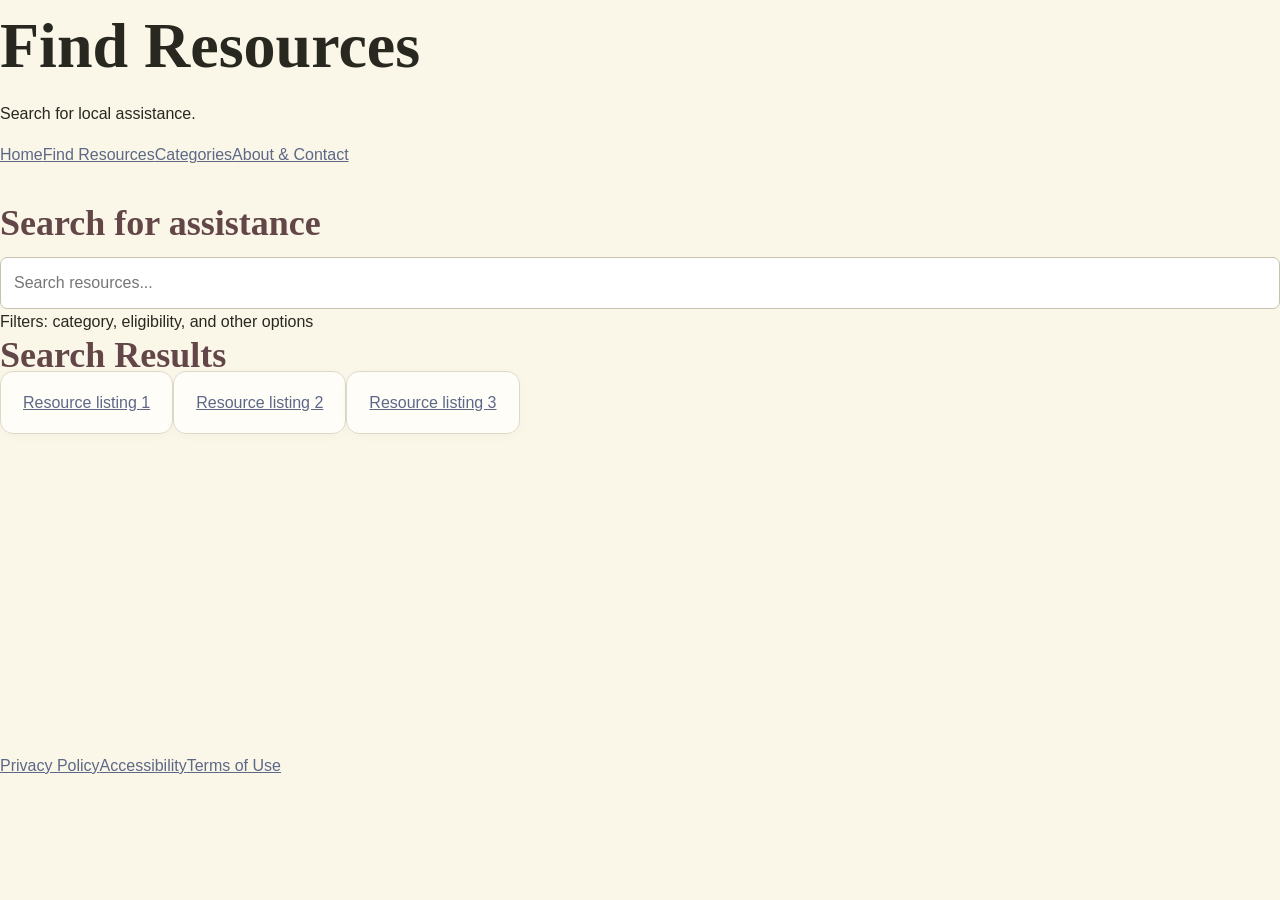
<file: search.html>
<!doctype html>
<html lang="en"><head><meta charset="utf-8"><meta name="viewport" content="width=device-width, initial-scale=1"><title>Find Resources</title><link rel="stylesheet" href="styles.css"></head>
<body><header><h1>Find Resources</h1><p>Search for local assistance.</p></header>
<nav><a href="index.html">Home</a><a href="search.html">Find Resources</a><a href="categories.html">Categories</a><a href="about-contact.html">About & Contact</a></nav>
<main><h2>Search for assistance</h2><input type="search" placeholder="Search resources..."><div class="placeholder">Filters: category, eligibility, and other options</div><h2>Search Results</h2><div class="cards"><a class="card" href="resource.html">Resource listing 1</a><a class="card" href="resource.html">Resource listing 2</a><a class="card" href="resource.html">Resource listing 3</a></div></main>
<footer><a href="#">Privacy Policy</a><a href="#">Accessibility</a><a href="#">Terms of Use</a></footer></body></html>
</file>
<file: styles.css>
/* ----------------------------------------------------
   WITHIN REACH | SITE STYLES
   Palette: olive, warm cream, slate blue, burgundy, orange
   Fonts: Lora (headings) + DM Sans (body)
---------------------------------------------------- */

/* --------------- PAGE SETUP ------------------- */
:root {
  --olive: #7a7349;
  --cream: #faf6e8;
  --blue: #5d6887;
  --burgundy: #634647;
  --orange: #df6f28;
  --ink: #282820;
  --muted: #6f6b60;
  --paper: #fffdf8;
  --line: #ded8c7;
  --pale-blue: #eef0f5;
  --pale-orange: #fff0e4;
  --shadow: 0 10px 30px rgba(56, 49, 35, .07);
}
* { box-sizing: border-box; }
html { scroll-behavior: smooth; }
body {
  margin: 0;
  background: var(--cream);
  color: var(--ink);
  font-family: "DM Sans", Arial, sans-serif;
  line-height: 1.6;
}
img { max-width: 100%; display: block; }
a { color: var(--blue); }
button, input, select, textarea { font: inherit; }
button, a { -webkit-tap-highlight-color: transparent; }

/* --------------- HEADER ------------------- */
.site-header {
  background: var(--paper);
  border-bottom: 1px solid var(--line);
  position: sticky;
  top: 0;
  z-index: 20;
}
.header-inner {
  width: min(1160px, 92%);
  margin: auto;
  min-height: 82px;
  display: flex;
  align-items: center;
  justify-content: space-between;
  gap: 24px;
}
.brand {
  display: inline-flex;
  align-items: center;
  gap: 11px;
  text-decoration: none;
  color: var(--burgundy);
}
.brand-mark {
  width: 42px;
  height: 42px;
  border: 2px solid var(--olive);
  border-radius: 12px 12px 4px 4px;
  display: grid;
  place-items: center;
  color: var(--olive);
  font-size: 25px;
  line-height: 1;
}
.brand-name {
  display: block;
  font-family: "Lora", Georgia, serif;
  font-weight: 700;
  font-size: 1.18rem;
  line-height: 1.1;
}
.brand-tagline { display: block; color: var(--muted); font-size: .72rem; letter-spacing: .03em; }
.main-nav { display: flex; align-items: center; flex-wrap: wrap; gap: 22px; }
.main-nav a {
  text-decoration: none;
  color: var(--ink);
  font-size: .91rem;
  font-weight: 600;
}
.main-nav a:hover, .main-nav a[aria-current="page"] { color: var(--orange); }
.menu-toggle {
  display: none;
  border: 1px solid var(--line);
  background: var(--paper);
  color: var(--burgundy);
  border-radius: 8px;
  padding: 8px 12px;
}

/* --------------- SHARED LAYOUT ------------------- */
.container { width: min(1120px, 90%); margin: 0 auto; }
main { min-height: 65vh; padding: 34px 0 72px; }
.section { margin-top: 58px; }
.section-head { max-width: 720px; margin: 0 auto 26px; text-align: center; }
.eyebrow {
  color: var(--olive);
  font-size: .76rem;
  font-weight: 800;
  letter-spacing: .13em;
  text-transform: uppercase;
}
h1, h2, h3, h4 { font-family: "Lora", Georgia, serif; line-height: 1.2; }
h1 { font-size: clamp(2.35rem, 5vw, 4.1rem); margin: 8px 0 16px; }
h2 { color: var(--burgundy); font-size: clamp(1.65rem, 3vw, 2.25rem); margin: 0 0 12px; }
h3 { color: var(--burgundy); margin: 0 0 8px; }
p { margin-top: 0; }
.lead { color: var(--muted); font-size: 1.08rem; max-width: 680px; }
.muted { color: var(--muted); }
.small { font-size: .86rem; color: var(--muted); }
.grid { display: grid; gap: 18px; }
.grid-2 { grid-template-columns: repeat(2, minmax(0, 1fr)); }
.grid-3 { grid-template-columns: repeat(3, minmax(0, 1fr)); }
.grid-4 { grid-template-columns: repeat(4, minmax(0, 1fr)); }

/* --------------- BUTTONS & LINKS ------------------- */
.btn {
  display: inline-flex;
  align-items: center;
  justify-content: center;
  gap: 8px;
  background: var(--orange);
  color: #fff;
  border: 2px solid var(--orange);
  border-radius: 7px;
  padding: 12px 19px;
  font-weight: 700;
  text-decoration: none;
  cursor: pointer;
  transition: transform .15s ease, background .15s ease;
}
.btn:hover { background: #c85d1d; border-color: #c85d1d; color: #fff; transform: translateY(-1px); text-decoration: none; }
.btn-outline { background: transparent; color: var(--burgundy); border-color: var(--burgundy); }
.btn-outline:hover { background: var(--burgundy); color: white; border-color: var(--burgundy); }
.btn-blue { background: var(--blue); border-color: var(--blue); }
.btn-blue:hover { background: #4b5674; border-color: #4b5674; }
.text-link { font-weight: 700; text-decoration: none; }
.text-link:hover { text-decoration: underline; }

/* --------------- HERO ------------------- */
.hero {
  background: var(--olive);
  color: var(--paper);
  border-radius: 20px;
  padding: clamp(28px, 5vw, 58px);
  display: grid;
  grid-template-columns: 1.15fr .85fr;
  align-items: center;
  gap: 36px;
  overflow: hidden;
}
.hero h1 { color: var(--paper); max-width: 650px; }
.hero p { max-width: 620px; color: #f6f1e2; font-size: 1.08rem; }
.hero .eyebrow { color: #f4d8bd; }
.hero-art {
  min-height: 270px;
  background: rgba(250,246,232,.11);
  border: 1px dashed rgba(250,246,232,.65);
  border-radius: 16px;
  display: grid;
  place-items: center;
  text-align: center;
  padding: 20px;
}
.hero-art .door-icon { font-size: 5rem; line-height: 1; color: var(--cream); }
.hero-art span { display: block; color: #f6f1e2; margin-top: 12px; font-size: .85rem; }

/* --------------- CARDS & PREVIEWS ------------------- */
.card {
  background: var(--paper);
  border: 1px solid var(--line);
  border-radius: 13px;
  padding: 22px;
  box-shadow: 0 3px 12px rgba(56,49,35,.025);
}
.category-card { color: var(--ink); text-decoration: none; transition: transform .15s, box-shadow .15s; }
.category-card:hover { transform: translateY(-3px); box-shadow: var(--shadow); text-decoration: none; }
.category-icon {
  width: 48px; height: 48px; border-radius: 14px;
  display: grid; place-items: center; background: var(--pale-blue);
  color: var(--blue); font-size: 1.5rem; margin-bottom: 15px;
}
.category-card p { color: var(--muted); font-size: .92rem; min-height: 46px; }
.resource-card { display: flex; flex-direction: column; gap: 12px; }
.resource-top { display: flex; justify-content: space-between; align-items: flex-start; gap: 12px; }
.pill { display: inline-block; border-radius: 30px; padding: 4px 10px; background: var(--pale-blue); color: var(--blue); font-size: .76rem; font-weight: 700; }
.updated { font-size: .76rem; color: var(--muted); }
.placeholder-image {
  min-height: 145px;
  background: linear-gradient(135deg, #e8e5d8, #f1eee4);
  border: 1px dashed #aaa38f;
  border-radius: 12px;
  display: grid;
  place-items: center;
  color: #77715f;
  text-align: center;
  padding: 14px;
}
.placeholder-image small { display: block; }

/* --------------- HOW IT WORKS ------------------- */
.steps { display: grid; grid-template-columns: repeat(3, 1fr); gap: 18px; }
.step { text-align: center; }
.step-number {
  width: 48px; height: 48px; margin: 0 auto 14px;
  border-radius: 50%; background: var(--blue); color: white;
  display: grid; place-items: center; font-weight: 800; font-size: 1.2rem;
}

/* --------------- FORMS ------------------- */
.form-panel { background: var(--paper); border: 1px solid var(--line); border-radius: 15px; padding: clamp(20px, 4vw, 34px); }
.form-grid { display: grid; grid-template-columns: repeat(2, minmax(0, 1fr)); gap: 16px; }
.field { margin-bottom: 14px; }
.field label, legend { display: block; font-weight: 700; color: var(--burgundy); margin-bottom: 6px; }
input[type="text"], input[type="search"], input[type="email"], select, textarea {
  width: 100%; padding: 12px 13px; border: 1px solid #c9c2af;
  border-radius: 7px; background: #fff; color: var(--ink);
}
textarea { min-height: 105px; resize: vertical; }
fieldset { border: 1px solid var(--line); border-radius: 9px; padding: 14px 16px; margin: 0 0 16px; }
fieldset label { display: inline-flex; align-items: center; gap: 7px; margin: 7px 14px 7px 0; font-weight: 500; color: var(--ink); }
fieldset input { accent-color: var(--olive); }
.form-note { background: var(--pale-blue); border-radius: 8px; padding: 13px 15px; color: #3f4964; font-size: .9rem; }
.results-list { display: grid; gap: 14px; margin-top: 24px; }
.result-card { background: var(--paper); border: 1px solid var(--line); border-radius: 12px; padding: 20px; }
.result-card h3 { margin-bottom: 5px; }
.result-meta { display: flex; flex-wrap: wrap; gap: 8px 18px; font-size: .86rem; color: var(--muted); margin: 10px 0; }
.empty-state { padding: 25px; border: 1px dashed var(--blue); border-radius: 12px; text-align: center; background: var(--pale-blue); }

/* --------------- NOTICE / CTA ------------------- */
.notice {
  display: flex; align-items: center; justify-content: space-between; gap: 20px;
  background: var(--pale-orange); border-left: 5px solid var(--orange);
  border-radius: 10px; padding: 22px 24px;
}
.cta-band { background: var(--burgundy); color: var(--cream); border-radius: 16px; padding: 30px; }
.cta-band h2 { color: var(--cream); }

/* --------------- RESOURCE DETAILS ------------------- */
.detail-layout { display: grid; grid-template-columns: 1.5fr .8fr; gap: 22px; align-items: start; }
.check-list { padding-left: 20px; }
.check-list li { margin: 7px 0; }
.info-line { padding: 13px 0; border-bottom: 1px solid var(--line); }
.info-line:last-child { border-bottom: 0; }

/* --------------- FOOTER ------------------- */
.site-footer { background: var(--burgundy); color: var(--cream); padding: 30px 0; }
.footer-inner { display: flex; align-items: flex-start; justify-content: space-between; gap: 25px; }
.site-footer a { color: var(--cream); text-decoration: none; margin-right: 16px; }
.site-footer a:hover { text-decoration: underline; }
.footer-title { font-family: "Lora", Georgia, serif; font-weight: 700; font-size: 1.15rem; }

/* --------------- ACCESSIBILITY ------------------- */
:focus-visible { outline: 3px solid var(--orange); outline-offset: 3px; }
.skip-link { position: absolute; left: -9999px; top: 8px; background: white; padding: 10px; z-index: 100; }
.skip-link:focus { left: 8px; }
@media (max-width: 800px) {
  .header-inner { padding: 14px 0; align-items: flex-start; }
  .menu-toggle { display: block; }
  .main-nav { display: none; width: 100%; padding: 10px 0 5px; }
  .main-nav.open { display: flex; }
  .header-inner { flex-wrap: wrap; }
  .hero { grid-template-columns: 1fr; }
  .hero-art { min-height: 180px; }
  .grid-4 { grid-template-columns: repeat(2, 1fr); }
  .grid-3 { grid-template-columns: repeat(2, 1fr); }
  .detail-layout { grid-template-columns: 1fr; }
}
@media (max-width: 560px) {
  .grid-2, .grid-3, .grid-4, .steps, .form-grid { grid-template-columns: 1fr; }
  .notice, .footer-inner { flex-direction: column; align-items: flex-start; }
  main { padding-top: 24px; }
}
</file>
<file: components.css>
/* COMPONENT LIBRARY STYLES
   Contents order matches components.html.
*/
:root{--olive:#7a7349;--cream:#faf6e8;--blue:#5d6887;--burgundy:#634647;--orange:#df6f28;--line:#ded8c7;--paper:#fffdf8}
*{box-sizing:border-box}body{margin:0;background:var(--cream);font-family:"DM Sans",Arial,sans-serif;color:#292820;line-height:1.5}
.library-header{background:var(--olive);color:var(--cream);padding:28px 7%}.library-header h1{font-family:"Lora",Georgia,serif;margin:0}.library-main{width:min(1000px,90%);margin:30px auto}
.contents{display:flex;gap:15px;flex-wrap:wrap;padding:18px;background:var(--paper);border:1px solid var(--line);border-radius:10px}.contents a{color:var(--blue)}
section{padding:24px 0;border-bottom:1px solid var(--line)}h2{font-family:"Lora",Georgia,serif;color:var(--burgundy)}
.demo{background:var(--paper);border:1px solid var(--line);padding:22px;border-radius:10px;margin-top:12px}
.header-demo{display:flex;justify-content:space-between;gap:15px;flex-wrap:wrap;color:var(--burgundy)}
.hero-demo{background:var(--olive);color:var(--cream)}.hero-demo h3{font:700 2rem "Lora",Georgia,serif;margin:8px 0}.eyebrow{font-size:.75rem;letter-spacing:.1em}
.demo-grid{display:grid;grid-template-columns:repeat(3,1fr);gap:12px}.demo-grid div{background:#eef0f5;padding:22px;text-align:center;border-radius:8px;color:var(--blue)}
.card-demo{max-width:360px}.card-demo strong{color:var(--burgundy)}.card-demo a{color:var(--blue)}
.btn-demo{display:inline-block;background:var(--orange);color:white;padding:10px 15px;border-radius:6px;text-decoration:none;font-weight:700}.btn-demo.secondary{background:var(--blue)}
input{display:block;width:100%;max-width:420px;padding:11px;border:1px solid #c9c2af;border-radius:6px;margin-top:7px}
.notice-demo{background:#fff0e4;border-left:5px solid var(--orange);padding:18px;border-radius:8px}.footer-demo{background:var(--burgundy);color:var(--cream);padding:22px;border-radius:8px}
@media(max-width:600px){.demo-grid{grid-template-columns:1fr}}
</file>
